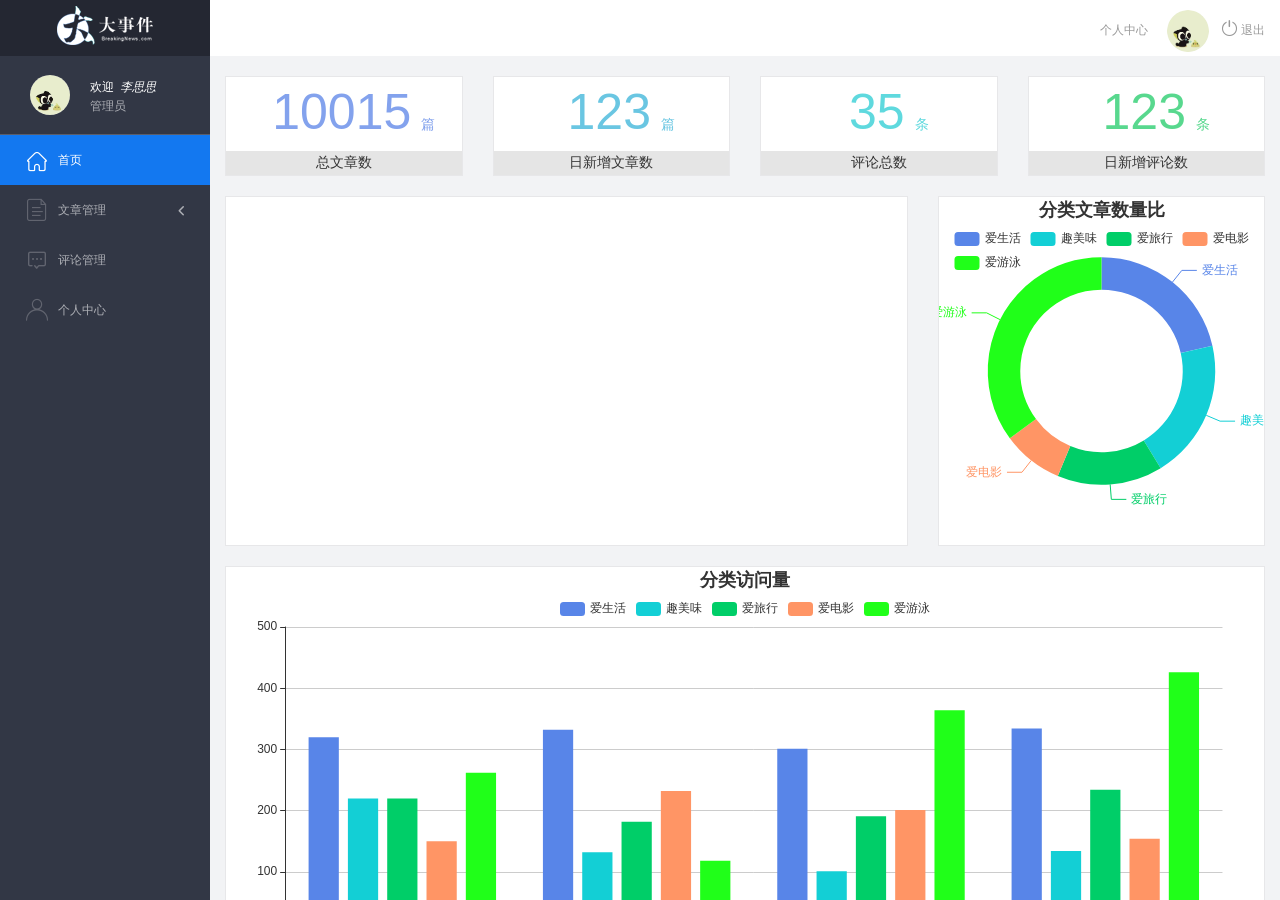
<file: admin/index.html>
<!DOCTYPE html>
<html lang="en">

<head>
    <meta charset="UTF-8">
    <meta name="viewport" content="width=device-width, initial-scale=1.0">
    <meta http-equiv="X-UA-Compatible" content="ie=edge">
    <title>大事件-后台首页</title>
    <link rel="stylesheet" href="./libs/bootstrap/css/bootstrap.min.css">
    <link rel="stylesheet" href="css/reset.css">
    <link rel="stylesheet" href="css/iconfont.css">
    <link rel="stylesheet" href="css/main.css">
    <script src="./libs/jquery-1.12.4.min.js"></script>
    <!-- 导入bootstrap的js文件 -->
    <script src="./libs/bootstrap/js/bootstrap.min.js"></script>
</head>

<body>
    <div class="sider">
        <a href="#" class="logo"><img src="images/logo02.png" alt="logo"></a>
        <div class="user_info">
            <img src="images/2.jpg" alt="person">
            <span>欢迎&nbsp;&nbsp;<i>李思思</i></span>
            <b>管理员</b>
        </div>
        <!-- 左侧导航栏 -->
        <div class="menu">
            <div class="level01 active">
                <a href="main_count.html" target="my_ifram"><i
                    class="iconfont icon-yidiandiantubiao04"></i>
                    <span>首页</span>
                 </a>
            </div>
            <div class="level01">
                <a href="./article_list.html" target="my_ifram"><i class="iconfont icon-icon-article"></i>
                    <span>文章管理</span>
                    <b class="iconfont icon-arrowdownl"></b>
                </a>
            </div>
            <ul class="level02">
                <li>
                    <a href="./article_list.html" target="my_ifram">
                        <i class="iconfont icon-previewright"></i>
                        <span>文章列表</span>
                    </a>
                </li>
                <li>
                    <a href="./article_release.html" target="my_ifram">
                        <i class="iconfont icon-previewright"></i>
                        <span>发表文章</span>
                    </a>
                </li>
                <li>
                    <a href="./article_category.html" target="my_ifram">
                        <i class="iconfont icon-previewright"></i>
                        <span>文章类别管理</span>
                    </a>
                </li>
            </ul>

            <div class="level01">
                <a href="./comment_list.html" target="my_ifram">
                    <i class="iconfont icon-comment"></i>
                    <span>评论管理</span>
                </a>
            </div>
            <div class="level01" id="user">
                <a href="./user.html" target="my_ifram">
                    <i class="iconfont icon-user"></i>
                    <span>个人中心</span>
                </a>
            </div>
        </div>
        <!-- 顶部栏 -->
        <div class="header_bar">
            <div class="user_center_link">
                <a href="./user.html" target="my_ifram">个人中心</a>
                <img src="images/2.jpg" alt="person">
                <a href="javascript:void(0)" class="logout"><i class="iconfont icon-tuichu"></i> 退出</a>
            </div>
        </div>
        <!-- 右侧主体内容 -->
        <div class="main" id="main_body">
            <iframe name="my_ifram" src="./main_count.html" frameborder="0" style="width: 100%;height: 100%;"></iframe>
        </div>
    </div>

    <script src="./libs/https.js"></script>
    <script src="./js/index.js"></script>
</body>

</html>
</file>
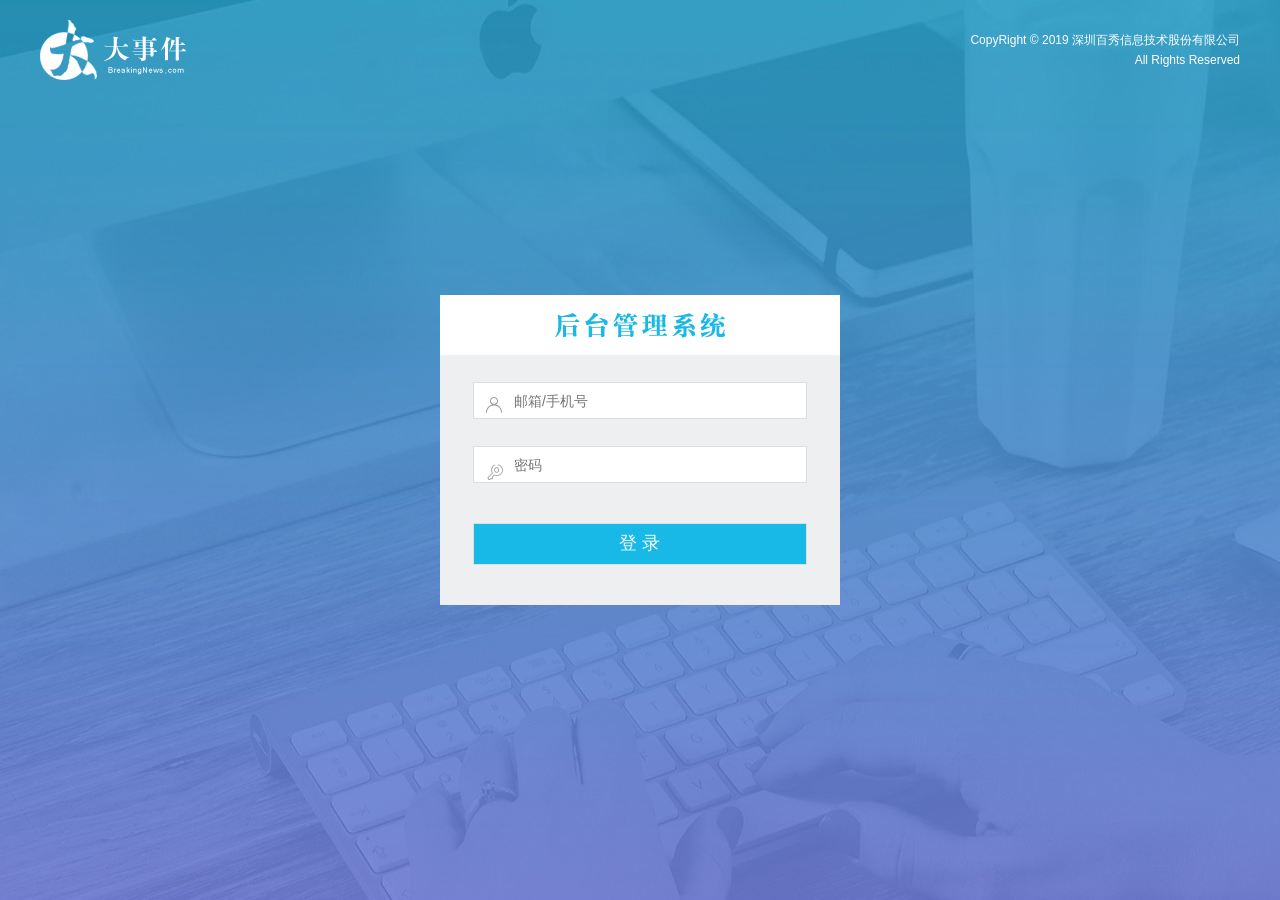
<file: admin/login.html>
<!DOCTYPE html>
<html lang="en">

<head>
    <meta charset="UTF-8" />
    <meta name="viewport" content="width=device-width, initial-scale=1.0" />
    <meta http-equiv="X-UA-Compatible" content="ie=edge" />
    <title>大事件-后台登录页</title>
    <link rel="stylesheet" type="text/css" href="css/reset.css" />
    <link rel="stylesheet" type="text/css" href="css/iconfont.css" />
    <link rel="stylesheet" type="text/css" href="css/main.css" />
    <!-- 引入bootstrap的css文件 -->
    <link rel="stylesheet" href="./libs/bootstrap/css/bootstrap.min.css" />
    <!-- 引入jq文件 -->
    <script src="./libs/jquery-1.12.4.min.js"></script>
    <!-- 引入bootstrap的js文件 -->
    <script src="./libs/bootstrap/js/bootstrap.min.js"></script>
</head>

<body>
    <div class="main_wrap">
        <div class="header">
            <a href="#" class="logo"><img src="images/logo.png" alt="" /></a>
            <div class="copyright">
                CopyRight © 2019 深圳百秀信息技术股份有限公司<br />All Rights Reserved
            </div>
        </div>

        <div class="login_form_con">
            <div class="login_title"></div>
            <form class="login_form">
                <i class="iconfont icon-user"></i>
                <i class="iconfont icon-key"></i>
                <input type="text" class="input_txt" autofocus placeholder="邮箱/手机号" />
                <input type="password" class="input_pass" placeholder="密码" />
                <input type="submit" class="input_sub" value="登 录" />
            </form>
        </div>
    </div>

    <!-- bootstrap中的模态框 -->
    <div class="modal fade" tabindex="-1" role="dialog" id="myModal">
        <div class="modal-dialog" role="document">
            <div class="modal-content">
                <div class="modal-header">
                    <button type="button" class="close" data-dismiss="modal" aria-label="Close"><span aria-hidden="true">&times;</span></button>
                    <h4 class="modal-title">温馨提示：</h4>
                </div>
                <div class="modal-body">
                    <p>One fine body&hellip;</p>
                </div>
                <div class="modal-footer">
                    <button type="button" class="btn btn-primary" data-dismiss="modal">关闭</button>
                </div>
            </div>
            <!-- /.modal-content -->
        </div>
        <!-- /.modal-dialog -->
    </div>
    <!-- /.modal -->

    <script src="./libs/https.js"></script>
    <script src="./js/login.js"></script>
</body>

</html>
</file>
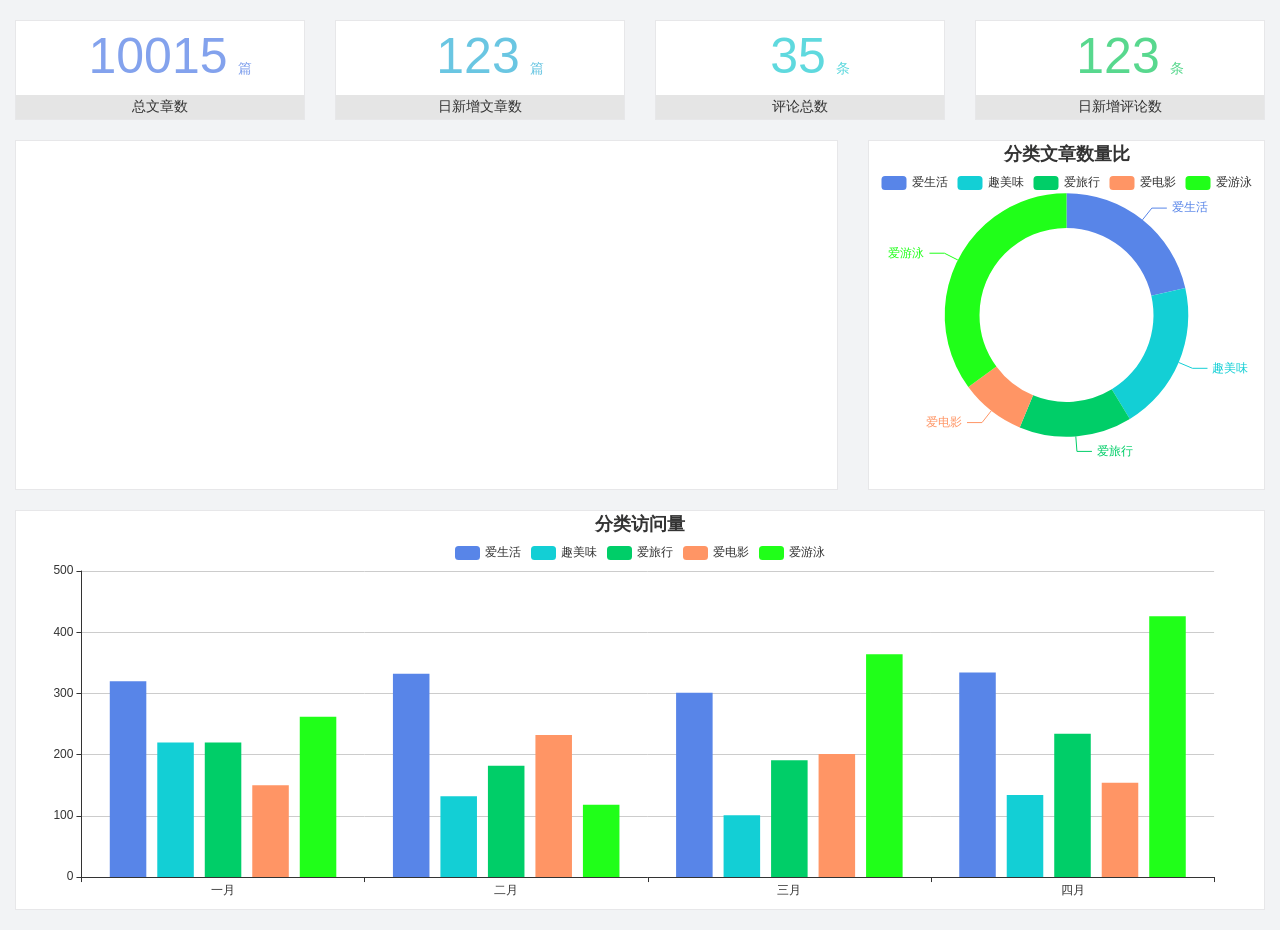
<file: admin/main_count.html>
<!DOCTYPE html>
<html lang="en">

<head>
    <meta charset="UTF-8">
    <meta name="viewport" content="width=device-width, initial-scale=1.0">
    <meta http-equiv="X-UA-Compatible" content="ie=edge">
    <title>图表统计</title>
    <link rel="stylesheet" href="./libs/bootstrap/css/bootstrap.min.css">
    <link rel="stylesheet" href="css/reset.css">
    <link rel="stylesheet" href="css/iconfont.css">
    <link rel="stylesheet" href="css/main.css">
    <script src="./libs/jquery-1.12.4.min.js"></script>
    <script type="text/javascript" src="./libs/echarts.js"></script>
</head>

<body>
    <div class="container-fluid">
        <div class="row spannel_list">
            <div class="col-sm-3 col-xs-6">
                <div class="spannel">
                    <em>10015</em><span>篇</span>
                    <b>总文章数</b>
                </div>
            </div>
            <div class="col-sm-3 col-xs-6">
                <div class="spannel scolor01">
                    <em>123</em><span>篇</span>
                    <b>日新增文章数</b>
                </div>
            </div>
            <div class="col-sm-3 col-xs-6">
                <div class="spannel scolor02">
                    <em>35</em><span>条</span>
                    <b>评论总数</b>
                </div>
            </div>
            <div class="col-sm-3 col-xs-6">
                <div class="spannel scolor03">
                    <em>123</em><span>条</span>
                    <b>日新增评论数</b>
                </div>
            </div>
        </div>
    </div>

    <div class="container-fluid">
        <div class="row curve-pie">
            <div class="col-lg-8 col-md-8">
                <div class="gragh_pannel" id="curve_show"></div>
            </div>
            <div class="col-lg-4 col-md-4">
                <div class="gragh_pannel" id="pie_show"></div>
            </div>
        </div>
    </div>

    <div class="container-fluid">
        <div class="column_pannel" id="column_show"></div>
    </div>

    <script>
        $(function() {
            $.ajax({
                type: 'get',
                url: 'http://localhost:8080/api/v1/admin/data/info',
                success: function(backData) {
                    // console.log(backData);
                    $('.spannel em').text(backData.totalArticle);
                    $('.scolor01 em').text(backData.dayArticle);
                    $('.scolor02 em').text(backData.totalComment);
                    $('.scolor03 em').text(backData.dayComment);
                }
            });
        });
    </script>

    <!-- 折线图 -->
    <script>
        var json = '{"code":200,"msg":"获取成功","date":[{"date":"2019-05-20","count":23},{"date":"2019-05-21","count":19},{"date":"2019-05-22","count":29},{"date":"2019-05-23","count":24},{"date":"2019-05-24","count":28},{"date":"2019-05-25","count":28},{"date":"2019-05-26","count":19},{"date":"2019-05-27","count":25},{"date":"2019-05-28","count":25}]}';
        var obj = JSON.parse(json);
        loadEchars(obj);



        function loadEchars(obj) {
            // 基于准备好的dom，初始化echarts实例
            var myChart = echarts.init(document.getElementById('curve_show'));

            var data = [];
            var date = [];
            // for (var i = 0; i < obj.date.length; i++) {
            //     data.push(obj.date[i].count);
            //     date.push(obj.date[i].date);
            // }
            $.ajax({
                type: 'get',
                url: 'http://localhost:8080/api/v1/admin/data/article',
                success: function(backData) {
                    // console.log(backData);
                    if (backData.code == 200) {
                        for (var i = 0; i < backData.date.length; i++) {
                            data.push(backData.date[i].count);
                            date.push(backData.date[i].date);
                            // date.push(backData.date[i][date]);
                            option = {
                                    tooltip: {
                                        trigger: 'axis',
                                        position: function(pt) {
                                            return [pt[0], '10%'];
                                        }
                                    },
                                    title: {
                                        left: 'center',
                                        text: '月新增文章数',
                                    },

                                    xAxis: {
                                        name: '日',
                                        type: 'category',
                                        boundaryGap: false,
                                        data: date
                                    },
                                    legend: {
                                        data: ['新增文章'],
                                        top: '40'
                                    },
                                    toolbox: {
                                        show: true,
                                        feature: {
                                            dataZoom: {
                                                yAxisIndex: 'none'
                                            },
                                            dataView: {
                                                readOnly: false
                                            },
                                            magicType: {
                                                type: ['line', 'bar']
                                            },
                                            restore: {},
                                            saveAsImage: {}
                                        },
                                        right: 50
                                    },
                                    yAxis: {
                                        type: 'value',
                                        boundaryGap: [0, '100%']
                                    },
                                    series: [{
                                        name: '新增文章',
                                        type: 'line',
                                        smooth: true,
                                        // symbol: 'none',
                                        sampling: 'average',
                                        itemStyle: {
                                            color: '#f80'
                                        },
                                        areaStyle: {
                                            color: new echarts.graphic.LinearGradient(0, 0, 0, 1, [{
                                                offset: 0,
                                                color: 'rgba(255,136,0,0.39)'
                                            }, {
                                                offset: .34,
                                                color: 'rgba(255,180,0,0.25)'
                                            }, {
                                                offset: 1,
                                                color: 'rgba(255,222,0,0.00)'
                                            }])
                                        },
                                        data: data
                                    }],
                                }
                                // 使用刚指定的配置项和数据显示图表。
                            myChart.setOption(option);
                        };
                    };
                }
            });
        }
    </script>

    <!-- 环形图 -->
    <script>
        // 基于准备好的dom，初始化echarts实例
        var myChart1 = echarts.init(document.getElementById('pie_show'));

        option1 = {
            title: {
                left: 'center',
                text: '分类文章数量比',
            },
            tooltip: {
                trigger: 'item',
                formatter: "{a} <br/>{b}: {c} ({d}%)"
            },
            legend: {
                orient: 'horizontal',
                x: 'center',
                data: ['爱生活', '趣美味', '爱旅行', '爱电影', '爱游泳'],
                top: 30
            },
            color: ['#5885e8', '#13cfd5', '#00ce68', '#ff9565', '#20ff19'],
            series: [{
                name: '分类名称',
                type: 'pie',
                radius: ['50%', '70%'],
                avoidLabelOverlap: false,
                label: {
                    emphasis: {
                        show: true,
                        textStyle: {
                            fontSize: '30',
                            fontWeight: 'bold'
                        }
                    }
                },
                data: [{
                    value: 335,
                    name: '爱生活'
                }, {
                    value: 310,
                    name: '趣美味'
                }, {
                    value: 234,
                    name: '爱旅行'
                }, {
                    value: 135,
                    name: '爱电影'
                }, {
                    value: 548,
                    name: '爱游泳'
                }]
            }]
        };
        // 使用刚指定的配置项和数据显示图表。
        myChart1.setOption(option1);
    </script>
    <!-- 柱状图 -->
    <script>
        // 基于准备好的dom，初始化echarts实例
        var myChart2 = echarts.init(document.getElementById('column_show'));

        option2 = {
            title: {
                left: 'center',
                text: '分类访问量',
            },
            tooltip: {
                trigger: 'axis',
                axisPointer: { // 坐标轴指示器，坐标轴触发有效
                    type: 'line' // 默认为直线，可选为：'line' | 'shadow'
                },

            },
            legend: {
                data: ['爱生活', '趣美味', '爱旅行', '爱电影', '爱游泳'],
                top: 30
            },
            grid: {
                left: '3%',
                right: '4%',
                bottom: '3%',
                containLabel: true
            },
            xAxis: [{
                type: 'category',
                data: ['一月', '二月', '三月', '四月']
            }],
            yAxis: [{
                type: 'value'
            }],
            color: ['#5885e8', '#13cfd5', '#00ce68', '#ff9565', '#20ff19'],
            series: [{
                    name: '爱生活',
                    type: 'bar',
                    data: [320, 332, 301, 334]
                }, {
                    name: '趣美味',
                    type: 'bar',
                    data: [220, 132, 101, 134]
                }, {
                    name: '爱旅行',
                    type: 'bar',
                    data: [220, 182, 191, 234]
                }, {
                    name: '爱电影',
                    type: 'bar',
                    data: [150, 232, 201, 154]
                }, {
                    name: '爱游泳',
                    type: 'bar',
                    data: [262, 118, 364, 426],
                },

            ]
        };


        // 使用刚指定的配置项和数据显示图表。
        myChart2.setOption(option2);
    </script>
</body>

</html>
</file>
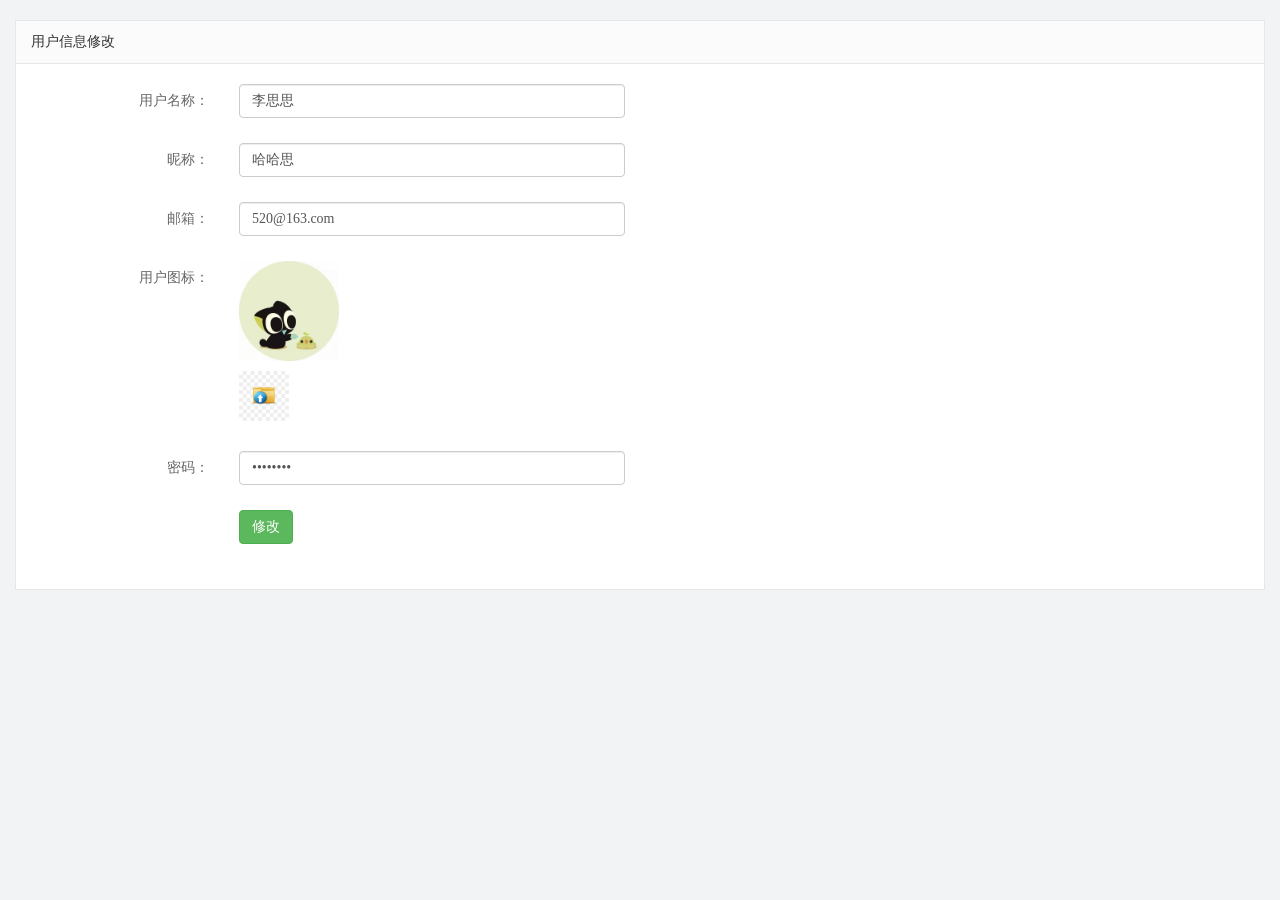
<file: admin/user.html>
<!DOCTYPE html>
<html lang="en">

<head>
    <meta charset="UTF-8">
    <meta name="viewport" content="width=device-width, initial-scale=1.0">
    <meta http-equiv="X-UA-Compatible" content="ie=edge">
    <title>文章列表</title>
    <link rel="stylesheet" href="./libs/bootstrap/css/bootstrap.min.css">
    <link rel="stylesheet" href="css/reset.css">
    <link rel="stylesheet" href="css/iconfont.css">
    <link rel="stylesheet" href="css/main.css">
    <script src="./libs/jquery-1.12.4.min.js"></script>

</head>

<body>
    <div class="container-fluid">
        <div class="common_title">
            用户信息修改
        </div>
        <div class="container-fluid common_con">
            <form class="form-horizontal article_form" id="form">
                <div class="form-group">
                    <label for="inputEmail1" class="col-sm-2 control-label">用户名称：</label>
                    <div class="col-sm-4">
                        <input type="text" name="username" class="form-control username" id="inputEmail1" value="李思思">
                    </div>
                </div>
                <div class="form-group">
                    <label for="inputEmail2" class="col-sm-2 control-label">昵称：</label>
                    <div class="col-sm-4">
                        <input type="text" name="nickname" class="form-control nickname" id="inputEmail2" value="哈哈思">
                    </div>
                </div>
                <div class="form-group">
                    <label for="inputEmail3" class="col-sm-2 control-label">邮箱：</label>
                    <div class="col-sm-4">
                        <input type="text" name="email" class="form-control email" id="inputEmail3" value="520@163.com">
                    </div>
                </div>

                <div class="form-group">
                    <label for="inputPassword3" class="col-sm-2 control-label">用户图标：</label>
                    <div class="col-sm-10">
                        <img src="images/2.jpg" alt="" class="user_pic">
                        <input style="display: none" name="userPic" type="file" id="exampleInputFile">
                        <!-- 给label标签的for属性赋值,值是input标签的id,那这样的话点击label就相当于点击了input -->
                        <br>
                        <label for="exampleInputFile">
                            <img src="./images/uploads_icon.jpg" style="height: 50px;" alt="">
                        </label>
                    </div>
                </div>

                <div class="form-group">
                    <label for="inputEmail4" class="col-sm-2 control-label">密码：</label>
                    <div class="col-sm-4">
                        <input type="password" name="password" class="form-control password" id="inputEmail4" value="12345678">
                    </div>
                </div>
                <div class="form-group">
                    <div class="col-sm-offset-2 col-sm-10">
                        <button type="submit" class="btn btn-success btn-edit">修改</button>
                    </div>
                </div>
            </form>
        </div>
    </div>

    <script src="./libs/https.js"></script>
    <script src="./js/user.js"></script>
</body>

</html>
</file>
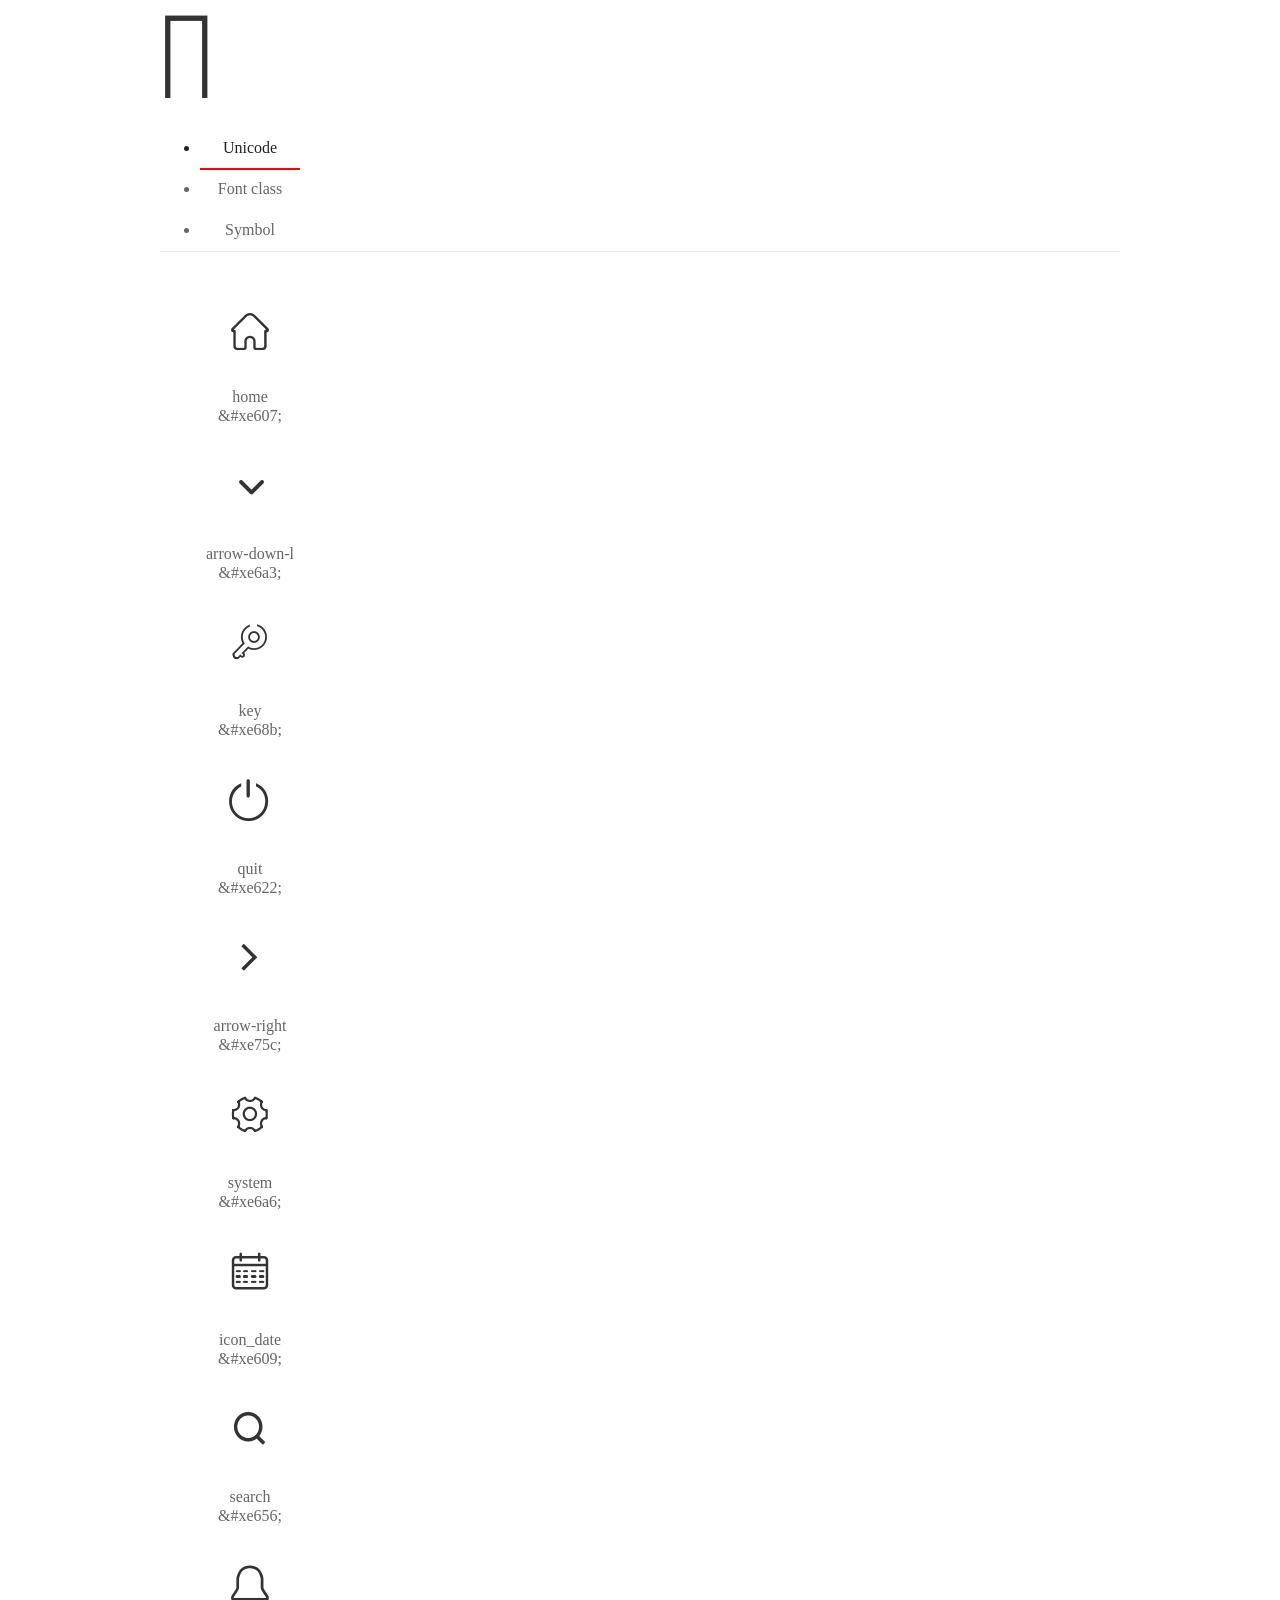
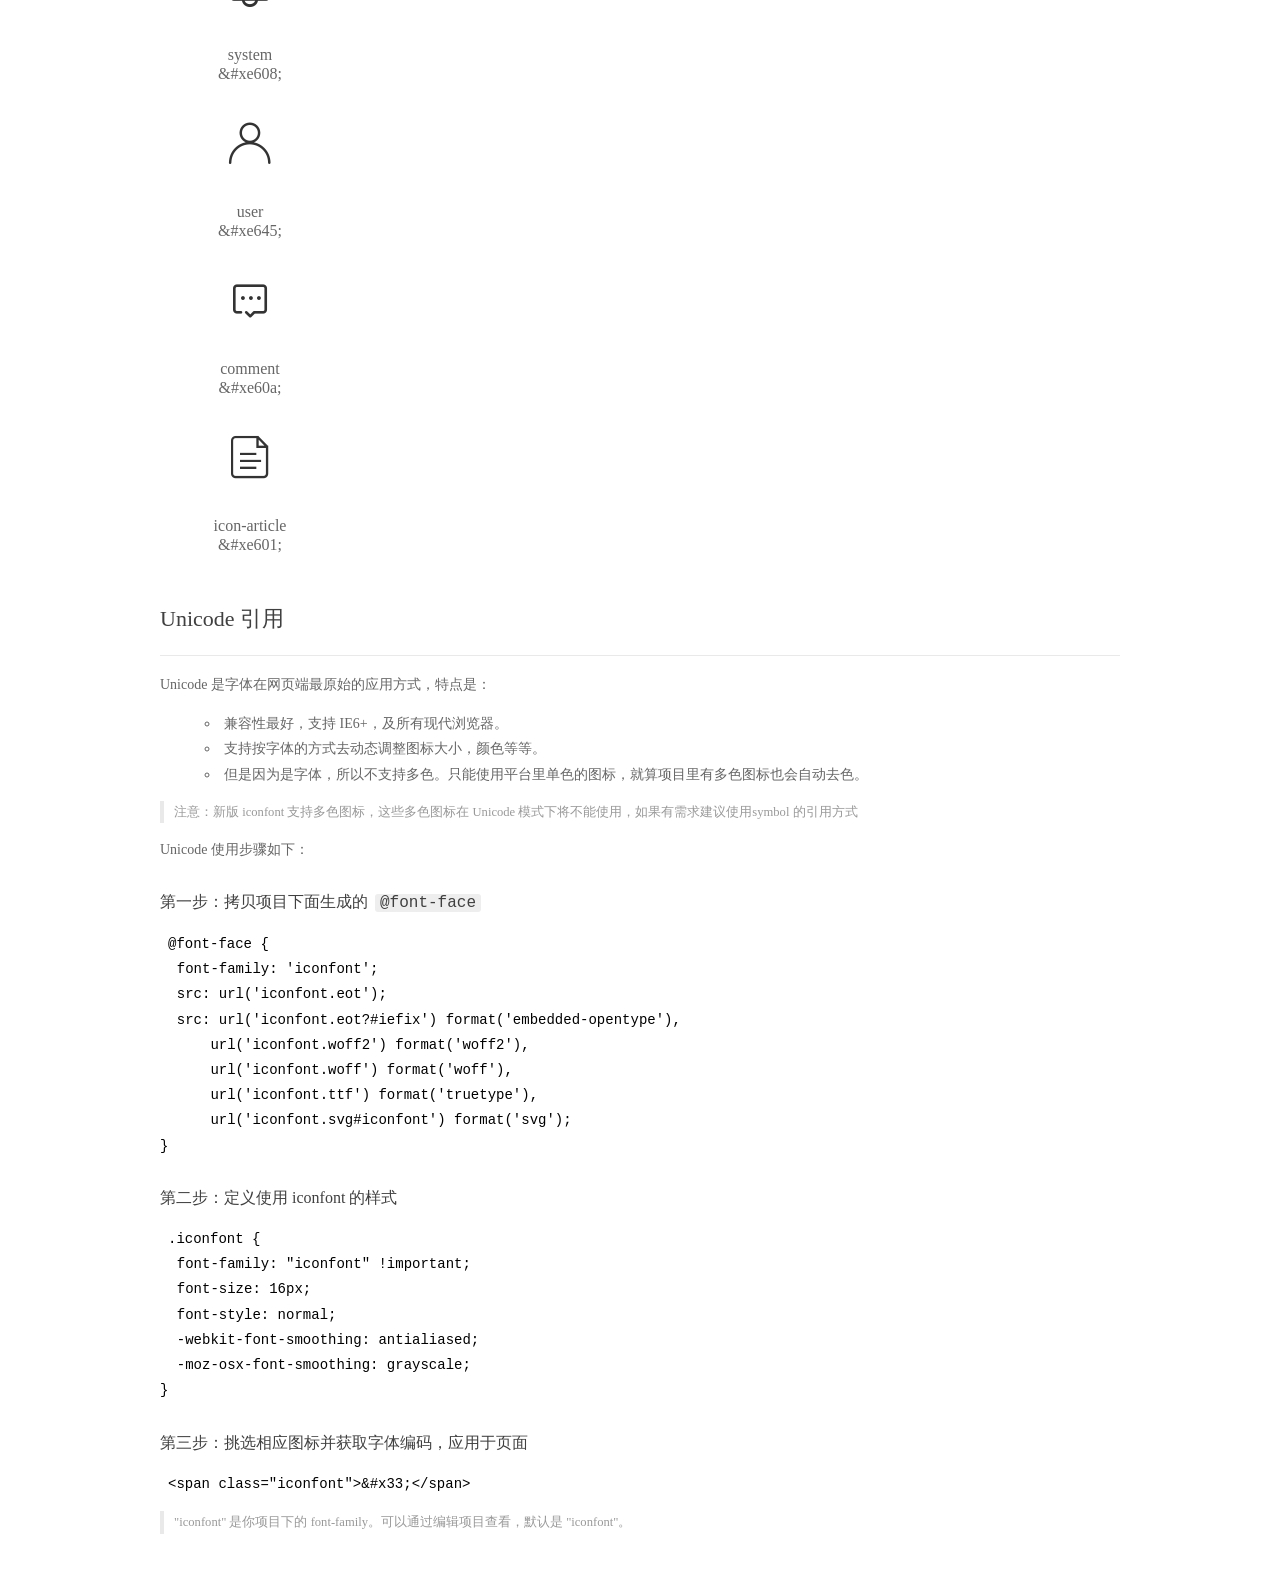
<file: admin/fonts/demo_index.html>
<!DOCTYPE html>
<html>
<head>
  <meta charset="utf-8"/>
  <title>IconFont Demo</title>
  <link rel="shortcut icon" href="https://gtms04.alicdn.com/tps/i4/TB1_oz6GVXXXXaFXpXXJDFnIXXX-64-64.ico" type="image/x-icon"/>
  <link rel="stylesheet" href="https://g.alicdn.com/thx/cube/1.3.2/cube.min.css">
  <link rel="stylesheet" href="demo.css">
  <link rel="stylesheet" href="iconfont.css">
  <script src="iconfont.js"></script>
  <!-- jQuery -->
  <script src="https://a1.alicdn.com/oss/uploads/2018/12/26/7bfddb60-08e8-11e9-9b04-53e73bb6408b.js"></script>
  <!-- 代码高亮 -->
  <script src="https://a1.alicdn.com/oss/uploads/2018/12/26/a3f714d0-08e6-11e9-8a15-ebf944d7534c.js"></script>
</head>
<body>
  <div class="main">
    <h1 class="logo"><a href="https://www.iconfont.cn/" title="iconfont 首页" target="_blank">&#xe86b;</a></h1>
    <div class="nav-tabs">
      <ul id="tabs" class="dib-box">
        <li class="dib active"><span>Unicode</span></li>
        <li class="dib"><span>Font class</span></li>
        <li class="dib"><span>Symbol</span></li>
      </ul>
      
    </div>
    <div class="tab-container">
      <div class="content unicode" style="display: block;">
          <ul class="icon_lists dib-box">
          
            <li class="dib">
              <span class="icon iconfont">&#xe607;</span>
                <div class="name">home</div>
                <div class="code-name">&amp;#xe607;</div>
              </li>
          
            <li class="dib">
              <span class="icon iconfont">&#xe6a3;</span>
                <div class="name">arrow-down-l</div>
                <div class="code-name">&amp;#xe6a3;</div>
              </li>
          
            <li class="dib">
              <span class="icon iconfont">&#xe68b;</span>
                <div class="name">key</div>
                <div class="code-name">&amp;#xe68b;</div>
              </li>
          
            <li class="dib">
              <span class="icon iconfont">&#xe622;</span>
                <div class="name">quit</div>
                <div class="code-name">&amp;#xe622;</div>
              </li>
          
            <li class="dib">
              <span class="icon iconfont">&#xe75c;</span>
                <div class="name">arrow-right</div>
                <div class="code-name">&amp;#xe75c;</div>
              </li>
          
            <li class="dib">
              <span class="icon iconfont">&#xe6a6;</span>
                <div class="name">system</div>
                <div class="code-name">&amp;#xe6a6;</div>
              </li>
          
            <li class="dib">
              <span class="icon iconfont">&#xe609;</span>
                <div class="name">icon_date</div>
                <div class="code-name">&amp;#xe609;</div>
              </li>
          
            <li class="dib">
              <span class="icon iconfont">&#xe656;</span>
                <div class="name">search</div>
                <div class="code-name">&amp;#xe656;</div>
              </li>
          
            <li class="dib">
              <span class="icon iconfont">&#xe608;</span>
                <div class="name">system</div>
                <div class="code-name">&amp;#xe608;</div>
              </li>
          
            <li class="dib">
              <span class="icon iconfont">&#xe645;</span>
                <div class="name">user</div>
                <div class="code-name">&amp;#xe645;</div>
              </li>
          
            <li class="dib">
              <span class="icon iconfont">&#xe60a;</span>
                <div class="name">comment</div>
                <div class="code-name">&amp;#xe60a;</div>
              </li>
          
            <li class="dib">
              <span class="icon iconfont">&#xe601;</span>
                <div class="name">icon-article</div>
                <div class="code-name">&amp;#xe601;</div>
              </li>
          
          </ul>
          <div class="article markdown">
          <h2 id="unicode-">Unicode 引用</h2>
          <hr>

          <p>Unicode 是字体在网页端最原始的应用方式，特点是：</p>
          <ul>
            <li>兼容性最好，支持 IE6+，及所有现代浏览器。</li>
            <li>支持按字体的方式去动态调整图标大小，颜色等等。</li>
            <li>但是因为是字体，所以不支持多色。只能使用平台里单色的图标，就算项目里有多色图标也会自动去色。</li>
          </ul>
          <blockquote>
            <p>注意：新版 iconfont 支持多色图标，这些多色图标在 Unicode 模式下将不能使用，如果有需求建议使用symbol 的引用方式</p>
          </blockquote>
          <p>Unicode 使用步骤如下：</p>
          <h3 id="-font-face">第一步：拷贝项目下面生成的 <code>@font-face</code></h3>
<pre><code class="language-css"
>@font-face {
  font-family: 'iconfont';
  src: url('iconfont.eot');
  src: url('iconfont.eot?#iefix') format('embedded-opentype'),
      url('iconfont.woff2') format('woff2'),
      url('iconfont.woff') format('woff'),
      url('iconfont.ttf') format('truetype'),
      url('iconfont.svg#iconfont') format('svg');
}
</code></pre>
          <h3 id="-iconfont-">第二步：定义使用 iconfont 的样式</h3>
<pre><code class="language-css"
>.iconfont {
  font-family: "iconfont" !important;
  font-size: 16px;
  font-style: normal;
  -webkit-font-smoothing: antialiased;
  -moz-osx-font-smoothing: grayscale;
}
</code></pre>
          <h3 id="-">第三步：挑选相应图标并获取字体编码，应用于页面</h3>
<pre>
<code class="language-html"
>&lt;span class="iconfont"&gt;&amp;#x33;&lt;/span&gt;
</code></pre>
          <blockquote>
            <p>"iconfont" 是你项目下的 font-family。可以通过编辑项目查看，默认是 "iconfont"。</p>
          </blockquote>
          </div>
      </div>
      <div class="content font-class">
        <ul class="icon_lists dib-box">
          
          <li class="dib">
            <span class="icon iconfont icon-yidiandiantubiao04"></span>
            <div class="name">
              home
            </div>
            <div class="code-name">.icon-yidiandiantubiao04
            </div>
          </li>
          
          <li class="dib">
            <span class="icon iconfont icon-arrowdownl"></span>
            <div class="name">
              arrow-down-l
            </div>
            <div class="code-name">.icon-arrowdownl
            </div>
          </li>
          
          <li class="dib">
            <span class="icon iconfont icon-key"></span>
            <div class="name">
              key
            </div>
            <div class="code-name">.icon-key
            </div>
          </li>
          
          <li class="dib">
            <span class="icon iconfont icon-tuichu"></span>
            <div class="name">
              quit
            </div>
            <div class="code-name">.icon-tuichu
            </div>
          </li>
          
          <li class="dib">
            <span class="icon iconfont icon-previewright"></span>
            <div class="name">
              arrow-right
            </div>
            <div class="code-name">.icon-previewright
            </div>
          </li>
          
          <li class="dib">
            <span class="icon iconfont icon-system"></span>
            <div class="name">
              system
            </div>
            <div class="code-name">.icon-system
            </div>
          </li>
          
          <li class="dib">
            <span class="icon iconfont icon-icondate"></span>
            <div class="name">
              icon_date
            </div>
            <div class="code-name">.icon-icondate
            </div>
          </li>
          
          <li class="dib">
            <span class="icon iconfont icon-search"></span>
            <div class="name">
              search
            </div>
            <div class="code-name">.icon-search
            </div>
          </li>
          
          <li class="dib">
            <span class="icon iconfont icon-system1"></span>
            <div class="name">
              system
            </div>
            <div class="code-name">.icon-system1
            </div>
          </li>
          
          <li class="dib">
            <span class="icon iconfont icon-user"></span>
            <div class="name">
              user
            </div>
            <div class="code-name">.icon-user
            </div>
          </li>
          
          <li class="dib">
            <span class="icon iconfont icon-comment"></span>
            <div class="name">
              comment
            </div>
            <div class="code-name">.icon-comment
            </div>
          </li>
          
          <li class="dib">
            <span class="icon iconfont icon-icon-article"></span>
            <div class="name">
              icon-article
            </div>
            <div class="code-name">.icon-icon-article
            </div>
          </li>
          
        </ul>
        <div class="article markdown">
        <h2 id="font-class-">font-class 引用</h2>
        <hr>

        <p>font-class 是 Unicode 使用方式的一种变种，主要是解决 Unicode 书写不直观，语意不明确的问题。</p>
        <p>与 Unicode 使用方式相比，具有如下特点：</p>
        <ul>
          <li>兼容性良好，支持 IE8+，及所有现代浏览器。</li>
          <li>相比于 Unicode 语意明确，书写更直观。可以很容易分辨这个 icon 是什么。</li>
          <li>因为使用 class 来定义图标，所以当要替换图标时，只需要修改 class 里面的 Unicode 引用。</li>
          <li>不过因为本质上还是使用的字体，所以多色图标还是不支持的。</li>
        </ul>
        <p>使用步骤如下：</p>
        <h3 id="-fontclass-">第一步：引入项目下面生成的 fontclass 代码：</h3>
<pre><code class="language-html">&lt;link rel="stylesheet" href="./iconfont.css"&gt;
</code></pre>
        <h3 id="-">第二步：挑选相应图标并获取类名，应用于页面：</h3>
<pre><code class="language-html">&lt;span class="iconfont icon-xxx"&gt;&lt;/span&gt;
</code></pre>
        <blockquote>
          <p>"
            iconfont" 是你项目下的 font-family。可以通过编辑项目查看，默认是 "iconfont"。</p>
        </blockquote>
      </div>
      </div>
      <div class="content symbol">
          <ul class="icon_lists dib-box">
          
            <li class="dib">
                <svg class="icon svg-icon" aria-hidden="true">
                  <use xlink:href="#icon-yidiandiantubiao04"></use>
                </svg>
                <div class="name">home</div>
                <div class="code-name">#icon-yidiandiantubiao04</div>
            </li>
          
            <li class="dib">
                <svg class="icon svg-icon" aria-hidden="true">
                  <use xlink:href="#icon-arrowdownl"></use>
                </svg>
                <div class="name">arrow-down-l</div>
                <div class="code-name">#icon-arrowdownl</div>
            </li>
          
            <li class="dib">
                <svg class="icon svg-icon" aria-hidden="true">
                  <use xlink:href="#icon-key"></use>
                </svg>
                <div class="name">key</div>
                <div class="code-name">#icon-key</div>
            </li>
          
            <li class="dib">
                <svg class="icon svg-icon" aria-hidden="true">
                  <use xlink:href="#icon-tuichu"></use>
                </svg>
                <div class="name">quit</div>
                <div class="code-name">#icon-tuichu</div>
            </li>
          
            <li class="dib">
                <svg class="icon svg-icon" aria-hidden="true">
                  <use xlink:href="#icon-previewright"></use>
                </svg>
                <div class="name">arrow-right</div>
                <div class="code-name">#icon-previewright</div>
            </li>
          
            <li class="dib">
                <svg class="icon svg-icon" aria-hidden="true">
                  <use xlink:href="#icon-system"></use>
                </svg>
                <div class="name">system</div>
                <div class="code-name">#icon-system</div>
            </li>
          
            <li class="dib">
                <svg class="icon svg-icon" aria-hidden="true">
                  <use xlink:href="#icon-icondate"></use>
                </svg>
                <div class="name">icon_date</div>
                <div class="code-name">#icon-icondate</div>
            </li>
          
            <li class="dib">
                <svg class="icon svg-icon" aria-hidden="true">
                  <use xlink:href="#icon-search"></use>
                </svg>
                <div class="name">search</div>
                <div class="code-name">#icon-search</div>
            </li>
          
            <li class="dib">
                <svg class="icon svg-icon" aria-hidden="true">
                  <use xlink:href="#icon-system1"></use>
                </svg>
                <div class="name">system</div>
                <div class="code-name">#icon-system1</div>
            </li>
          
            <li class="dib">
                <svg class="icon svg-icon" aria-hidden="true">
                  <use xlink:href="#icon-user"></use>
                </svg>
                <div class="name">user</div>
                <div class="code-name">#icon-user</div>
            </li>
          
            <li class="dib">
                <svg class="icon svg-icon" aria-hidden="true">
                  <use xlink:href="#icon-comment"></use>
                </svg>
                <div class="name">comment</div>
                <div class="code-name">#icon-comment</div>
            </li>
          
            <li class="dib">
                <svg class="icon svg-icon" aria-hidden="true">
                  <use xlink:href="#icon-icon-article"></use>
                </svg>
                <div class="name">icon-article</div>
                <div class="code-name">#icon-icon-article</div>
            </li>
          
          </ul>
          <div class="article markdown">
          <h2 id="symbol-">Symbol 引用</h2>
          <hr>

          <p>这是一种全新的使用方式，应该说这才是未来的主流，也是平台目前推荐的用法。相关介绍可以参考这篇<a href="">文章</a>
            这种用法其实是做了一个 SVG 的集合，与另外两种相比具有如下特点：</p>
          <ul>
            <li>支持多色图标了，不再受单色限制。</li>
            <li>通过一些技巧，支持像字体那样，通过 <code>font-size</code>, <code>color</code> 来调整样式。</li>
            <li>兼容性较差，支持 IE9+，及现代浏览器。</li>
            <li>浏览器渲染 SVG 的性能一般，还不如 png。</li>
          </ul>
          <p>使用步骤如下：</p>
          <h3 id="-symbol-">第一步：引入项目下面生成的 symbol 代码：</h3>
<pre><code class="language-html">&lt;script src="./iconfont.js"&gt;&lt;/script&gt;
</code></pre>
          <h3 id="-css-">第二步：加入通用 CSS 代码（引入一次就行）：</h3>
<pre><code class="language-html">&lt;style&gt;
.icon {
  width: 1em;
  height: 1em;
  vertical-align: -0.15em;
  fill: currentColor;
  overflow: hidden;
}
&lt;/style&gt;
</code></pre>
          <h3 id="-">第三步：挑选相应图标并获取类名，应用于页面：</h3>
<pre><code class="language-html">&lt;svg class="icon" aria-hidden="true"&gt;
  &lt;use xlink:href="#icon-xxx"&gt;&lt;/use&gt;
&lt;/svg&gt;
</code></pre>
          </div>
      </div>

    </div>
  </div>
  <script>
  $(document).ready(function () {
      $('.tab-container .content:first').show()

      $('#tabs li').click(function (e) {
        var tabContent = $('.tab-container .content')
        var index = $(this).index()

        if ($(this).hasClass('active')) {
          return
        } else {
          $('#tabs li').removeClass('active')
          $(this).addClass('active')

          tabContent.hide().eq(index).fadeIn()
        }
      })
    })
  </script>
</body>
</html>
</file>
<file: admin/css/iconfont.css>
@font-face {font-family: "iconfont";
  src: url('../fonts/iconfont.eot?t=1558003957214'); /* IE9 */
  src: url('../fonts/iconfont.eot?t=1558003957214#iefix') format('embedded-opentype'), /* IE6-IE8 */
  url('[data-uri]') format('woff2'),
  url('../fonts/iconfont.woff?t=1558003957214') format('woff'),
  url('../fonts/iconfont.ttf?t=1558003957214') format('truetype'), /* chrome, firefox, opera, Safari, Android, iOS 4.2+ */
  url('../fonts/iconfont.svg?t=1558003957214#iconfont') format('svg'); /* iOS 4.1- */
}

.iconfont {
  font-family: "iconfont" !important;
  font-size: 16px;
  font-style: normal;
  -webkit-font-smoothing: antialiased;
  -moz-osx-font-smoothing: grayscale;
}

.icon-yidiandiantubiao04:before {
  content: "\e607";
}

.icon-arrowdownl:before {
  content: "\e6a3";
}

.icon-key:before {
  content: "\e68b";
}

.icon-tuichu:before {
  content: "\e622";
}

.icon-previewright:before {
  content: "\e75c";
}

.icon-system:before {
  content: "\e6a6";
}

.icon-icondate:before {
  content: "\e609";
}

.icon-search:before {
  content: "\e656";
}

.icon-system1:before {
  content: "\e608";
}

.icon-user:before {
  content: "\e645";
}

.icon-comment:before {
  content: "\e60a";
}

.icon-icon-article:before {
  content: "\e601";
}
</file>
<file: admin/css/main.css>
body {
    font-family: 'MicroSoft YaHei';
    background-color: #f2f3f5;
}

.main_wrap {
    position: fixed;
    width: 100%;
    height: 100%;
    left: 0px;
    top: 0px;
    background: url('../images/login_bg.jpg');
    background-size: 100% 100%;
}

.header {
    width: 1200px;
    overflow: hidden;
    margin: 20px auto 0;
}

.heade .logo {
    float: left;
}

.header .copyright {
    float: right;
    font-size: 12px;
    color: #fff;
    text-align: right;
    line-height: 20px;
    margin-top: 10px;
}

.login_form_con {
    position: absolute;
    left: 50%;
    top: 50%;
    margin-left: -200px;
    margin-top: -155px;
    width: 400px;
    height: 310px;
    background-color: #edeff0;
}

.login_form {
    position: relative;
}

.login_form .icon-user {
    position: absolute;
    font-size: 16px;
    color: #999;
    left: 46px;
    top: 12px;
}

.login_form .icon-key {
    position: absolute;
    font-size: 18px;
    color: #999;
    left: 46px;
    top: 78px;
}

.login_title {
    height: 60px;
    background: url('../images/login_title.png') center center no-repeat #fff;
}

.input_txt,
.input_pass,
.input_sub {
    display: block;
    width: 334px;
    height: 37px;
    padding: 0px;
    text-indent: 40px;
    border: 1px solid #ddd;
    margin: 27px auto 0;
    outline: none;
}

.input_sub {
    margin-top: 40px;
    height: 42px;
    background-color: #19b9e7;
    text-indent: 0px;
    font-size: 18px;
    color: #fff;
    cursor: pointer;
}

.input_sub:hover {
    background-color: #08a0cc;
}

.sider {
    position: fixed;
    left: 0;
    top: 0;
    bottom: 0;
    width: 210px;
    background-color: #323745;
}

.sider .logo {
    display: block;
    height: 56px;
    background-color: #242732;
    overflow: hidden;
}

.sider .logo img {
    display: block;
    margin: 6px auto 0;
}

.user_info {
    height: 79px;
    border-bottom: 1px solid #5a5e6b;
}

.user_info img {
    float: left;
    width: 40px;
    height: 40px;
    border-radius: 20px;
    margin: 19px 0 0 30px;
}

.user_info span {
    float: left;
    width: 120px;
    font-size: 12px;
    color: #fff;
    margin: 23px 0 0 20px;
}

.user_info b {
    float: left;
    width: 120px;
    font-weight: normal;
    font-size: 12px;
    color: #adafb5;
    margin: 2px 0 0 20px;
}

.menu .level01 {
    height: 50px;
    line-height: 50px;
}

.menu .level01 a {
    display: block;
    height: 50px;
    font-size: 12px;
    color: #adafb5;
    overflow: hidden;
}

.menu .level01.active a {
    background-color: #1378f0;
    color: #fff;
}

.menu .level01.active i {
    color: #fff;
}

.menu .level01 a:hover {
    background-color: #1378f0;
    color: #fff;
}

.menu .level01 a:hover i {
    color: #fff;
}

.menu .level01 i {
    color: #61646f;
    font-size: 22px;
    float: left;
    margin-left: 26px;
}

.menu .level01 span {
    float: left;
    margin-left: 10px;
}

.menu .level01 b {
    float: right;
    margin-right: 20px;
    font-weight: normal;
    transform: rotate(90deg);
    transition: all 500ms ease;
}

.menu .level01 .rotate0 {
    transform: rotate(0deg);
}

.menu .level02 {
    background: #242732;
    display: none;
}

.menu .level02 li {
    height: 40px;
    line-height: 40px;
}

.menu .level02 li a {
    display: block;
    height: 40px;
    font-size: 12px;
    color: #adafb5;
    overflow: hidden;
}

.menu .level02 li a:hover {
    background-color: #1378f0;
    color: #fff;
}

.menu .level02 li i {
    font-size: 12px;
    float: left;
    margin-left: 60px;
}

.menu .level02 li span {
    font-size: 12px;
    float: left;
    margin-left: 5px;
}

.menu .level02 .active a {
    color: #ffae00;
}

.header_bar {
    position: fixed;
    left: 210px;
    right: 0;
    top: 0;
    height: 56px;
    background-color: #fff;
}

.main {
    position: fixed;
    left: 210px;
    top: 56px;
    right: 0;
    bottom: 0;
    background-color: #f2f3f5;
}

.search_form {
    width: 218px;
    height: 33px;
    border: 1px solid #ddd;
    background-color: #f2f3f5;
    border-radius: 16px;
    float: left;
    margin: 12px 0 0 27px;
}

.search_form input {
    padding: 0px;
    margin: 0px;
    border: 0px;
    float: left;
    background-color: #f2f3f5;
    font-size: 12px;
    width: 175px;
    height: 31px;
    margin-left: 12px;
    outline: none;
}

.search_form .icon-search {
    line-height: 33px;
    cursor: pointer;
    font-size: 18px;
    color: #abaebb;
}

.user_center_link {
    float: right;
}

.user_center_link a {
    line-height: 56px;
    font-size: 12px;
    color: #999;
    margin-right: 15px;
}

.user_center_link a:hover {
    color: #ffae00
}

.user_center_link img {
    width: 42px;
    height: 42px;
    border-radius: 32px;
    margin-right: 10px;
}

.spannel_list {
    margin-top: 20px;
}

.spannel {
    height: 100px;
    overflow: hidden;
    text-align: center;
    position: relative;
    background-color: #fff;
    border: 1px solid #e7e7e9;
    margin-bottom: 20px;
}

.spannel em {
    font-style: normal;
    font-size: 50px;
    line-height: 50px;
    display: inline-block;
    margin: 10px 0 0 20px;
    font-family: 'Arial';
    color: #83a2ed;
}

.spannel span {
    font-size: 14px;
    display: inline-block;
    color: #83a2ed;
    margin-left: 10px;
}

.spannel b {
    position: absolute;
    left: 0;
    bottom: 0;
    width: 100%;
    line-height: 24px;
    background: #e5e5e5;
    color: #333;
    font-size: 14px;
    font-weight: normal;
}

.scolor01 em,
.scolor01 span {
    color: #6ac6e2;
}

.scolor02 em,
.scolor02 span {
    color: #5fd9de;
}

.scolor03 em,
.scolor03 span {
    color: #58d88e;
}

.gragh_pannel {
    height: 350px;
    border: 1px solid #e7e7e9;
    background-color: #fff!important;
    margin-bottom: 20px;
}

.column_pannel {
    margin-bottom: 20px;
    height: 400px;
    border: 1px solid #e7e7e9;
    background-color: #fff!important;
}

.common_title {
    line-height: 42px;
    background-color: #fbfbfb;
    border: 1px solid #e7e7e9;
    margin-top: 20px;
    text-indent: 15px;
    font-size: 14px;
    color: #333;
}

.common_con {
    border: 1px solid #e7e7e9;
    border-top: 0px;
    background-color: #fff;
    padding-bottom: 20px;
    margin-bottom: 20px;
}

.opt_btns {
    margin-top: 20px;
}

.mp20 {
    margin-top: 20px;
}

.pagination {
    margin: 0;
}

.article_form {
    margin-top: 20px;
}

.form-group {
    margin-bottom: 25px;
}

.form-group label {
    font-weight: normal;
    color: #666;
}

.icon-icondate {
    line-height: 16px;
}

.user_pic {
    width: 100px;
    height: 100px;
    margin-bottom: 10px;
}

.article_cover {
    width: 200px;
    height: 200px;
    margin-bottom: 10px;
}
</file>
<file: admin/fonts/demo.css>
/* Logo 字体 */
@font-face {
  font-family: "iconfont logo";
  src: url('https://at.alicdn.com/t/font_985780_km7mi63cihi.eot?t=1545807318834');
  src: url('https://at.alicdn.com/t/font_985780_km7mi63cihi.eot?t=1545807318834#iefix') format('embedded-opentype'),
    url('https://at.alicdn.com/t/font_985780_km7mi63cihi.woff?t=1545807318834') format('woff'),
    url('https://at.alicdn.com/t/font_985780_km7mi63cihi.ttf?t=1545807318834') format('truetype'),
    url('https://at.alicdn.com/t/font_985780_km7mi63cihi.svg?t=1545807318834#iconfont') format('svg');
}

.logo {
  font-family: "iconfont logo";
  font-size: 160px;
  font-style: normal;
  -webkit-font-smoothing: antialiased;
  -moz-osx-font-smoothing: grayscale;
}

/* tabs */
.nav-tabs {
  position: relative;
}

.nav-tabs .nav-more {
  position: absolute;
  right: 0;
  bottom: 0;
  height: 42px;
  line-height: 42px;
  color: #666;
}

#tabs {
  border-bottom: 1px solid #eee;
}

#tabs li {
  cursor: pointer;
  width: 100px;
  height: 40px;
  line-height: 40px;
  text-align: center;
  font-size: 16px;
  border-bottom: 2px solid transparent;
  position: relative;
  z-index: 1;
  margin-bottom: -1px;
  color: #666;
}


#tabs .active {
  border-bottom-color: #f00;
  color: #222;
}

.tab-container .content {
  display: none;
}

/* 页面布局 */
.main {
  padding: 30px 100px;
  width: 960px;
  margin: 0 auto;
}

.main .logo {
  color: #333;
  text-align: left;
  margin-bottom: 30px;
  line-height: 1;
  height: 110px;
  margin-top: -50px;
  overflow: hidden;
  *zoom: 1;
}

.main .logo a {
  font-size: 160px;
  color: #333;
}

.helps {
  margin-top: 40px;
}

.helps pre {
  padding: 20px;
  margin: 10px 0;
  border: solid 1px #e7e1cd;
  background-color: #fffdef;
  overflow: auto;
}

.icon_lists {
  width: 100% !important;
  overflow: hidden;
  *zoom: 1;
}

.icon_lists li {
  width: 100px;
  margin-bottom: 10px;
  margin-right: 20px;
  text-align: center;
  list-style: none !important;
  cursor: default;
}

.icon_lists li .code-name {
  line-height: 1.2;
}

.icon_lists .icon {
  display: block;
  height: 100px;
  line-height: 100px;
  font-size: 42px;
  margin: 10px auto;
  color: #333;
  -webkit-transition: font-size 0.25s linear, width 0.25s linear;
  -moz-transition: font-size 0.25s linear, width 0.25s linear;
  transition: font-size 0.25s linear, width 0.25s linear;
}

.icon_lists .icon:hover {
  font-size: 100px;
}

.icon_lists .svg-icon {
  /* 通过设置 font-size 来改变图标大小 */
  width: 1em;
  /* 图标和文字相邻时，垂直对齐 */
  vertical-align: -0.15em;
  /* 通过设置 color 来改变 SVG 的颜色/fill */
  fill: currentColor;
  /* path 和 stroke 溢出 viewBox 部分在 IE 下会显示
      normalize.css 中也包含这行 */
  overflow: hidden;
}

.icon_lists li .name,
.icon_lists li .code-name {
  color: #666;
}

/* markdown 样式 */
.markdown {
  color: #666;
  font-size: 14px;
  line-height: 1.8;
}

.highlight {
  line-height: 1.5;
}

.markdown img {
  vertical-align: middle;
  max-width: 100%;
}

.markdown h1 {
  color: #404040;
  font-weight: 500;
  line-height: 40px;
  margin-bottom: 24px;
}

.markdown h2,
.markdown h3,
.markdown h4,
.markdown h5,
.markdown h6 {
  color: #404040;
  margin: 1.6em 0 0.6em 0;
  font-weight: 500;
  clear: both;
}

.markdown h1 {
  font-size: 28px;
}

.markdown h2 {
  font-size: 22px;
}

.markdown h3 {
  font-size: 16px;
}

.markdown h4 {
  font-size: 14px;
}

.markdown h5 {
  font-size: 12px;
}

.markdown h6 {
  font-size: 12px;
}

.markdown hr {
  height: 1px;
  border: 0;
  background: #e9e9e9;
  margin: 16px 0;
  clear: both;
}

.markdown p {
  margin: 1em 0;
}

.markdown>p,
.markdown>blockquote,
.markdown>.highlight,
.markdown>ol,
.markdown>ul {
  width: 80%;
}

.markdown ul>li {
  list-style: circle;
}

.markdown>ul li,
.markdown blockquote ul>li {
  margin-left: 20px;
  padding-left: 4px;
}

.markdown>ul li p,
.markdown>ol li p {
  margin: 0.6em 0;
}

.markdown ol>li {
  list-style: decimal;
}

.markdown>ol li,
.markdown blockquote ol>li {
  margin-left: 20px;
  padding-left: 4px;
}

.markdown code {
  margin: 0 3px;
  padding: 0 5px;
  background: #eee;
  border-radius: 3px;
}

.markdown strong,
.markdown b {
  font-weight: 600;
}

.markdown>table {
  border-collapse: collapse;
  border-spacing: 0px;
  empty-cells: show;
  border: 1px solid #e9e9e9;
  width: 95%;
  margin-bottom: 24px;
}

.markdown>table th {
  white-space: nowrap;
  color: #333;
  font-weight: 600;
}

.markdown>table th,
.markdown>table td {
  border: 1px solid #e9e9e9;
  padding: 8px 16px;
  text-align: left;
}

.markdown>table th {
  background: #F7F7F7;
}

.markdown blockquote {
  font-size: 90%;
  color: #999;
  border-left: 4px solid #e9e9e9;
  padding-left: 0.8em;
  margin: 1em 0;
}

.markdown blockquote p {
  margin: 0;
}

.markdown .anchor {
  opacity: 0;
  transition: opacity 0.3s ease;
  margin-left: 8px;
}

.markdown .waiting {
  color: #ccc;
}

.markdown h1:hover .anchor,
.markdown h2:hover .anchor,
.markdown h3:hover .anchor,
.markdown h4:hover .anchor,
.markdown h5:hover .anchor,
.markdown h6:hover .anchor {
  opacity: 1;
  display: inline-block;
}

.markdown>br,
.markdown>p>br {
  clear: both;
}


.hljs {
  display: block;
  background: white;
  padding: 0.5em;
  color: #333333;
  overflow-x: auto;
}

.hljs-comment,
.hljs-meta {
  color: #969896;
}

.hljs-string,
.hljs-variable,
.hljs-template-variable,
.hljs-strong,
.hljs-emphasis,
.hljs-quote {
  color: #df5000;
}

.hljs-keyword,
.hljs-selector-tag,
.hljs-type {
  color: #a71d5d;
}

.hljs-literal,
.hljs-symbol,
.hljs-bullet,
.hljs-attribute {
  color: #0086b3;
}

.hljs-section,
.hljs-name {
  color: #63a35c;
}

.hljs-tag {
  color: #333333;
}

.hljs-title,
.hljs-attr,
.hljs-selector-id,
.hljs-selector-class,
.hljs-selector-attr,
.hljs-selector-pseudo {
  color: #795da3;
}

.hljs-addition {
  color: #55a532;
  background-color: #eaffea;
}

.hljs-deletion {
  color: #bd2c00;
  background-color: #ffecec;
}

.hljs-link {
  text-decoration: underline;
}

/* 代码高亮 */
/* PrismJS 1.15.0
https://prismjs.com/download.html#themes=prism&languages=markup+css+clike+javascript */
/**
 * prism.js default theme for JavaScript, CSS and HTML
 * Based on dabblet (http://dabblet.com)
 * @author Lea Verou
 */
code[class*="language-"],
pre[class*="language-"] {
  color: black;
  background: none;
  text-shadow: 0 1px white;
  font-family: Consolas, Monaco, 'Andale Mono', 'Ubuntu Mono', monospace;
  text-align: left;
  white-space: pre;
  word-spacing: normal;
  word-break: normal;
  word-wrap: normal;
  line-height: 1.5;

  -moz-tab-size: 4;
  -o-tab-size: 4;
  tab-size: 4;

  -webkit-hyphens: none;
  -moz-hyphens: none;
  -ms-hyphens: none;
  hyphens: none;
}

pre[class*="language-"]::-moz-selection,
pre[class*="language-"] ::-moz-selection,
code[class*="language-"]::-moz-selection,
code[class*="language-"] ::-moz-selection {
  text-shadow: none;
  background: #b3d4fc;
}

pre[class*="language-"]::selection,
pre[class*="language-"] ::selection,
code[class*="language-"]::selection,
code[class*="language-"] ::selection {
  text-shadow: none;
  background: #b3d4fc;
}

@media print {

  code[class*="language-"],
  pre[class*="language-"] {
    text-shadow: none;
  }
}

/* Code blocks */
pre[class*="language-"] {
  padding: 1em;
  margin: .5em 0;
  overflow: auto;
}

:not(pre)>code[class*="language-"],
pre[class*="language-"] {
  background: #f5f2f0;
}

/* Inline code */
:not(pre)>code[class*="language-"] {
  padding: .1em;
  border-radius: .3em;
  white-space: normal;
}

.token.comment,
.token.prolog,
.token.doctype,
.token.cdata {
  color: slategray;
}

.token.punctuation {
  color: #999;
}

.namespace {
  opacity: .7;
}

.token.property,
.token.tag,
.token.boolean,
.token.number,
.token.constant,
.token.symbol,
.token.deleted {
  color: #905;
}

.token.selector,
.token.attr-name,
.token.string,
.token.char,
.token.builtin,
.token.inserted {
  color: #690;
}

.token.operator,
.token.entity,
.token.url,
.language-css .token.string,
.style .token.string {
  color: #9a6e3a;
  background: hsla(0, 0%, 100%, .5);
}

.token.atrule,
.token.attr-value,
.token.keyword {
  color: #07a;
}

.token.function,
.token.class-name {
  color: #DD4A68;
}

.token.regex,
.token.important,
.token.variable {
  color: #e90;
}

.token.important,
.token.bold {
  font-weight: bold;
}

.token.italic {
  font-style: italic;
}

.token.entity {
  cursor: help;
}
</file>
<file: admin/fonts/iconfont.css>
@font-face {font-family: "iconfont";
  src: url('iconfont.eot?t=1558003957214'); /* IE9 */
  src: url('iconfont.eot?t=1558003957214#iefix') format('embedded-opentype'), /* IE6-IE8 */
  url('[data-uri]') format('woff2'),
  url('iconfont.woff?t=1558003957214') format('woff'),
  url('iconfont.ttf?t=1558003957214') format('truetype'), /* chrome, firefox, opera, Safari, Android, iOS 4.2+ */
  url('iconfont.svg?t=1558003957214#iconfont') format('svg'); /* iOS 4.1- */
}

.iconfont {
  font-family: "iconfont" !important;
  font-size: 16px;
  font-style: normal;
  -webkit-font-smoothing: antialiased;
  -moz-osx-font-smoothing: grayscale;
}

.icon-yidiandiantubiao04:before {
  content: "\e607";
}

.icon-arrowdownl:before {
  content: "\e6a3";
}

.icon-key:before {
  content: "\e68b";
}

.icon-tuichu:before {
  content: "\e622";
}

.icon-previewright:before {
  content: "\e75c";
}

.icon-system:before {
  content: "\e6a6";
}

.icon-icondate:before {
  content: "\e609";
}

.icon-search:before {
  content: "\e656";
}

.icon-system1:before {
  content: "\e608";
}

.icon-user:before {
  content: "\e645";
}

.icon-comment:before {
  content: "\e60a";
}

.icon-icon-article:before {
  content: "\e601";
}
</file>
